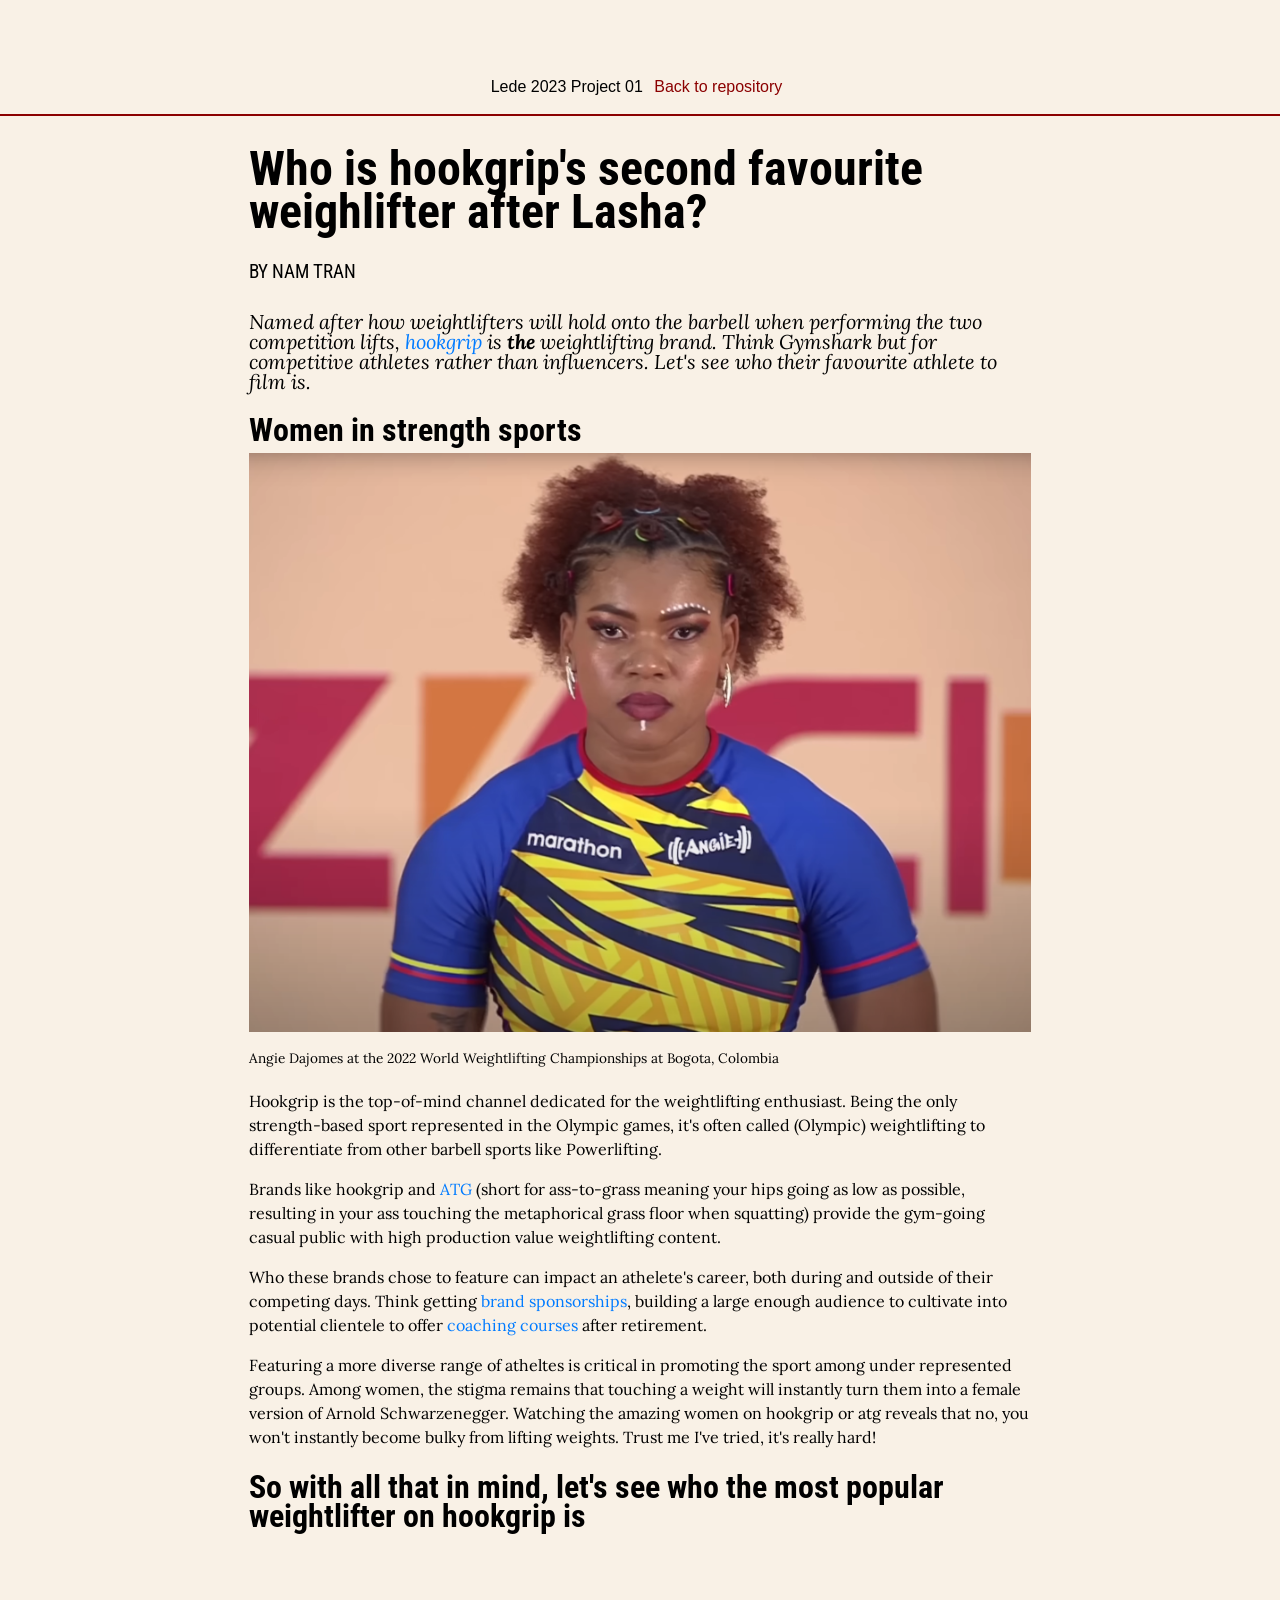
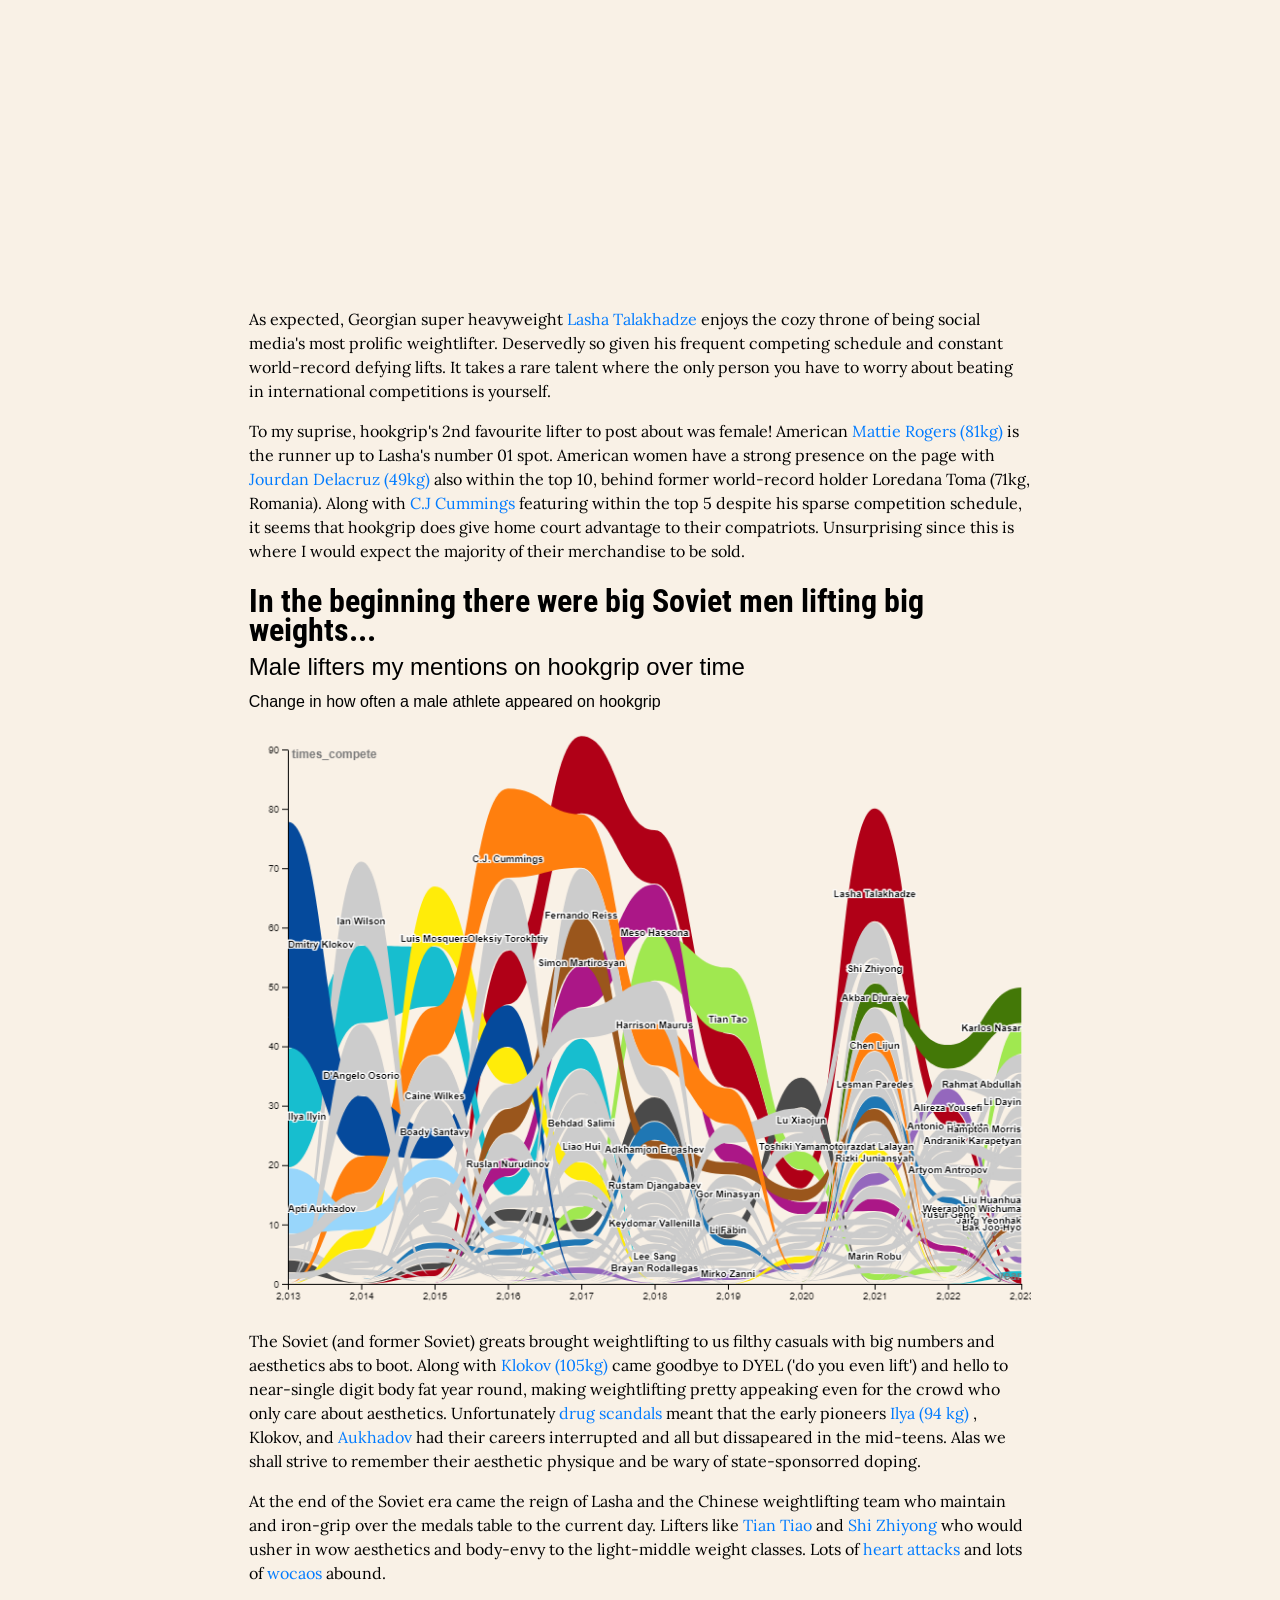
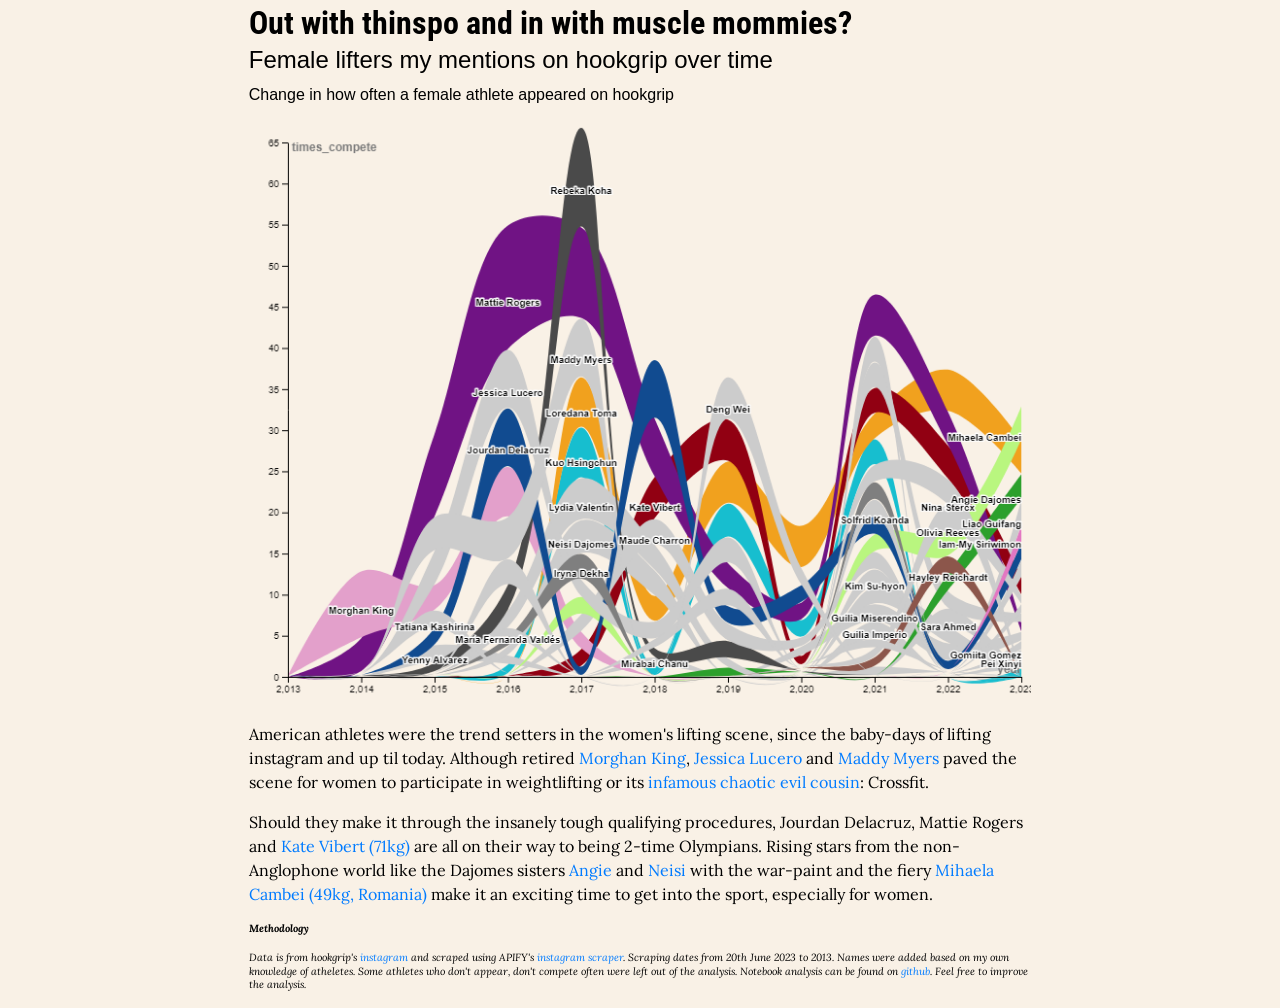
<file: docs/index.html>
<!doctype html>
<html>
  <head>
    <title>Weightlifting on the 'gram</title>
    <link rel="stylesheet" href="https://stackpath.bootstrapcdn.com/bootstrap/4.1.1/css/bootstrap.min.css" integrity="sha384-WskhaSGFgHYWDcbwN70/dfYBj47jz9qbsMId/iRN3ewGhXQFZCSftd1LZCfmhktB" crossorigin="">
    <link href="https://fonts.googleapis.com/css?family=Roboto+Condensed:300,400,700" rel="stylesheet">
    <style>body{margin-top:0;padding-top:0}#navbar{padding:15px 5px;text-align:center;font-size:16px;margin-bottom:15px;border-bottom:2px solid #8b0000}#navbar a{color:#8b0000;padding:5px 7px;border:none}.methodology{font-style:italic;font-size:.65em;line-height:1.3}</style>
    <link href="https://fonts.googleapis.com/css?family=Lora:400,400i,700" rel="stylesheet">
    <link rel="stylesheet" href="soma_style.css">
    <meta name="viewport" content="width=device-width, initial-scale=1, shrink-to-fit=no">
    <meta property="og:title" content="Who is hookgrip's second favourite weighlifter after Lasha?">
    <meta property="og:description" content="Looking through all of hookgrip's instagram post to see who was filmed most often from 2013-2023.">
    <meta property="og:image" content="https://raw.githubusercontent.com/nam-sgn327/weightlifters/ecbfd3f1c1609c8727f5e41a73defb43b928eb87/docs/pictures/angie_dajomes.png">
    <meta property="og:type" content="article">
      </head>
  <body class="beige-theme">
    <div id="navbar"> Lede 2023 Project 01 <a href="https://github.com/nam-sgn327/weightlifters">Back to repository</a></div>
    <div class="container">
        <div class="justify-content-center row">
            <div class="col-lg-10">
                <h1 class="headline super-font">Who is hookgrip's second favourite weighlifter after Lasha?</h1>
                <p class="credit super-font">By Nam Tran</p>
                <p class="intro">Named after how weightlifters will hold onto the barbell when performing the two competition lifts, <a href="https://www.instagram.com/hookgrip/">hookgrip</a> is <b>the</b> weightlifting brand. Think Gymshark but for competitive athletes rather than influencers. Let's see who their favourite athlete to film is. </p>
        <h2>Women in strength sports</h2>
        <p class="img">
          <img src="pictures/angie_dajomes.png" alt="Angie Dajomes at the 2022 World Weight Lifting Champsionships at Bogota">
          <p>Angie Dajomes at the 2022 World Weightlifting Championships at Bogota, Colombia</p>
        </p>
        
        <p>Hookgrip is the top-of-mind channel dedicated for the  weightlifting enthusiast. Being the only strength-based sport represented in the Olympic games, it's often called (Olympic) weightlifting to differentiate from other barbell sports like Powerlifting.  
             
        <p>Brands like hookgrip and <a href="https://www.instagram.com/atginsta/">ATG</a> (short for ass-to-grass meaning your hips going as low as possible, resulting in your ass touching the metaphorical grass floor when squatting) provide the gym-going casual public with high production value weightlifting content. 
        </p>
        
        <p>Who these brands chose to feature can impact an athelete's career, both during and outside of their competing days. Think getting <a href="https://www.ascentprotein.com/blogs/athletes/jourdan-delacruz">brand sponsorships</a>, building a large enough audience to cultivate into potential clientele to offer <a href="https://torokhtiy.com/">coaching courses</a> after retirement.</p>
            
        <p>Featuring a more diverse range of atheltes is critical in promoting the sport among under represented groups. Among women, the stigma remains that touching a weight will instantly turn them into a female version of Arnold Schwarzenegger. Watching the amazing women on hookgrip or atg reveals that no, you won't instantly become bulky from lifting weights. Trust me I've tried, it's really hard! </p>
            
        <h2>So with all that in mind, let's see who the most popular weightlifter on hookgrip is</h2>
        <iframe title="3 out of the Top 10 most popular lifters are female" aria-label="Bar Chart" id="datawrapper-chart-n5KK1" src="https://datawrapper.dwcdn.net/n5KK1/6/" scrolling="no" frameborder="0" style="width: 0; min-width: 100% !important; border: none;" height="362" data-external="1"></iframe><script type="text/javascript">!function(){"use strict";window.addEventListener("message",(function(a){if(void 0!==a.data["datawrapper-height"]){var e=document.querySelectorAll("iframe");for(var t in a.data["datawrapper-height"])for(var r=0;r<e.length;r++)if(e[r].contentWindow===a.source){var i=a.data["datawrapper-height"][t]+"px";e[r].style.height=i}}}))}();
        </script>

        <p>As expected, Georgian super heavyweight <a href="https://www.instagram.com/talakhadzelasha_official/">Lasha Talakhadze</a> enjoys the cozy throne of being social media's most prolific weightlifter. Deservedly so given his frequent competing schedule and constant world-record defying lifts. It takes a rare talent where the only person you have to worry about beating in international competitions is yourself. </p>

        <p>To my suprise, hookgrip's 2nd favourite lifter to post about was female! American <a href="https://www.instagram.com/mattierogersoly/">Mattie Rogers (81kg)</a> is the runner up to Lasha's number 01 spot. American women have a strong presence on the page with <a href="https://www.instagram.com/jourdannn_14/">Jourdan Delacruz (49kg)</a> also within the top 10, behind former world-record holder Loredana Toma (71kg, Romania). Along with <a href="https://www.instagram.com/cj__cummings/">C.J Cummings</a> featuring within the top 5 despite his sparse competition schedule, it seems that hookgrip does give home court advantage to their compatriots. Unsurprising since this is where I would expect the majority of their merchandise to be sold.</p>

        <h2>In the beginning there were big Soviet men lifting big weights...</h2>
        <h4>Male lifters my mentions on hookgrip over time</h4>
        <h7>Change in how often a male athlete appeared on hookgrip</h7>
        <p></p>
        <img src="pictures/men_bump_v2.png" alt="Top 20 Male lifters by instagram mentions on hookgrip from 2013-2023 as bump chart">
        <p></p>
        <p>The Soviet (and former Soviet) greats brought weightlifting to us filthy casuals with big numbers and aesthetics abs to boot. Along with <a href="https://www.instagram.com/klokovd/">Klokov (105kg)</a> came goodbye to DYEL ('do you even lift') and hello to near-single digit body fat year round, making weightlifting pretty appeaking even for the crowd who only care about aesthetics. Unfortunately <a href="https://www.insidethegames.biz/articles/1120032/klokov-among-weightlifters-doping-charge">drug scandals</a> meant that the early pioneers <a href="https://www.instagram.com/ilyailyinforever/">Ilya (94 kg) </a>, Klokov, and <a href="https://www.instagram.com/aukhadov/">Aukhadov</a> had their careers interrupted and all but dissapeared in the mid-teens. Alas we shall strive to remember their aesthetic physique and be wary of state-sponsorred doping.</p>

        <p>At the end of the Soviet era came the reign of Lasha and the Chinese weightlifting team who maintain and iron-grip over the medals table to the current day. Lifters like <a href="https://www.instagram.com/tiantao89kg1/">Tian Tiao</a> and <a href="https://www.instagram.com/shi_zhi_yong/">Shi Zhiyong</a> who would usher in wow aesthetics and body-envy to the light-middle weight classes. Lots of <a href="https://www.youtube.com/watch?v=7I0ZndiXDVY&pp=ygUVdGlhbiBoZWFydCBhdHRhY2sgdGFv">heart attacks</a> and lots of <a href="https://www.youtube.com/watch?v=uehOEX60lng">wocaos</a> abound.</p>

        <h2>Out with thinspo and in with muscle mommies?</h2>
        <h4>Female lifters my mentions on hookgrip over time</h4>
        <h7>Change in how often a female athlete appeared on hookgrip</h7>
        <p></p>
        <img src="pictures/women_bump_v2.png" alt="Top 20 Female lifters by instagram mentions on hookgrip from 2013-2023 as bump chart">
        <p></p>
        <p>American athletes were the trend setters in the women's lifting scene, since the baby-days of lifting instagram and up til today. Although retired <a href="https://www.instagram.com/kingmorghan/">Morghan King</a>, <a href="https://www.instagram.com/jessicalucero9/">Jessica Lucero</a> and <a href="https://www.instagram.com/maddy.myers1/">Maddy Myers</a> paved the scene for women to participate in weightlifting or its <a href="https://www.youtube.com/watch?v=2XNcEFPXif0">infamous chaotic evil cousin</a>: Crossfit.</p>
        <p>Should they make it through the insanely tough qualifying procedures, Jourdan Delacruz, Mattie Rogers and <a href="https://www.instagram.com/katevibert/">Kate Vibert (71kg)</a> are all on their way to being 2-time Olympians. Rising stars from the non-Anglophone world like the Dajomes sisters <a href="https://www.instagram.com/angiedajomes/">Angie</a> and <a href="https://www.instagram.com/neisi_dajomes/">Neisi</a>  with the war-paint and the fiery <a href="https://www.instagram.com/cmv.valentina18/">Mihaela Cambei (49kg, Romania)</a> make it an exciting time to get into the sport, especially for women. </p>
        <div class="methodology"> 
          <p><strong>Methodology</strong></p> <p>Data is from hookgrip's <a href="">instagram</a> and scraped using APIFY's<a href="https://apify.com/apify/instagram-post-scraper"> instagram scraper</a>. Scraping dates from 20th June 2023 to 2013. Names were added based on my own knowledge of atheletes. Some athletes who don't appear, don't compete often were left out of the analysis. Notebook analysis can be found on <a href="https://github.com/nam-sgn327/weightlifters">github</a>. Feel free to improve the analysis. </p> 
        </div>     
      </div>
    </div>
    </div>
    <script src="https://stackpath.bootstrapcdn.com/bootstrap/4.1.1/js/bootstrap.min.js" integrity="sha384-smHYKdLADwkXOn1EmN1qk/HfnUcbVRZyYmZ4qpPea6sjB/pTJ0euyQp0Mk8ck+5T" crossorigin=""></script>
    <script src="https://code.jquery.com/jquery-3.3.1.slim.min.js" integrity="sha384-q8i/X+965DzO0rT7abK41JStQIAqVgRVzpbzo5smXKp4YfRvH+8abtTE1Pi6jizo" crossorigin=""></script>
    <script src="https://cdnjs.cloudflare.com/ajax/libs/popper.js/1.14.3/umd/popper.min.js" integrity="sha384-ZMP7rVo3mIykV+2+9J3UJ46jBk0WLaUAdn689aCwoqbBJiSnjAK/l8WvCWPIPm49" crossorigin=""></script>
    
  </body>
</html>
</file>
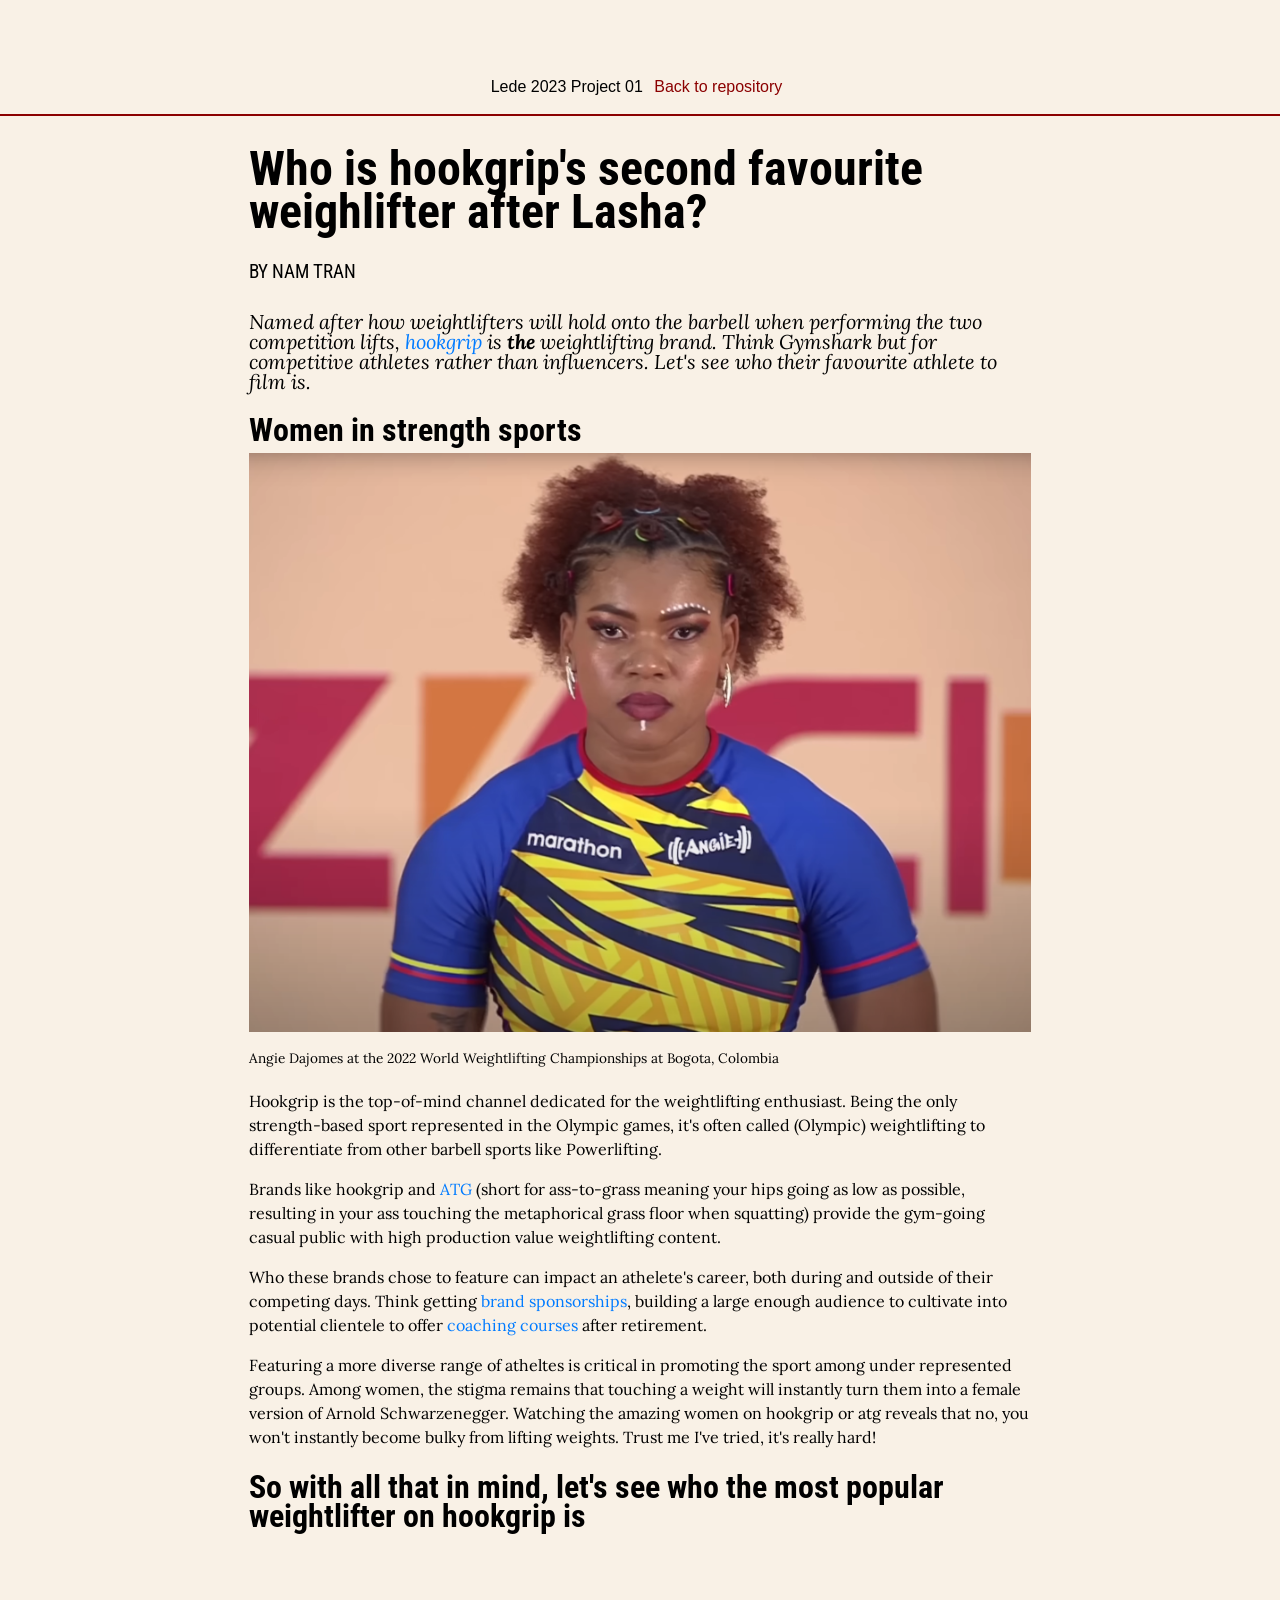
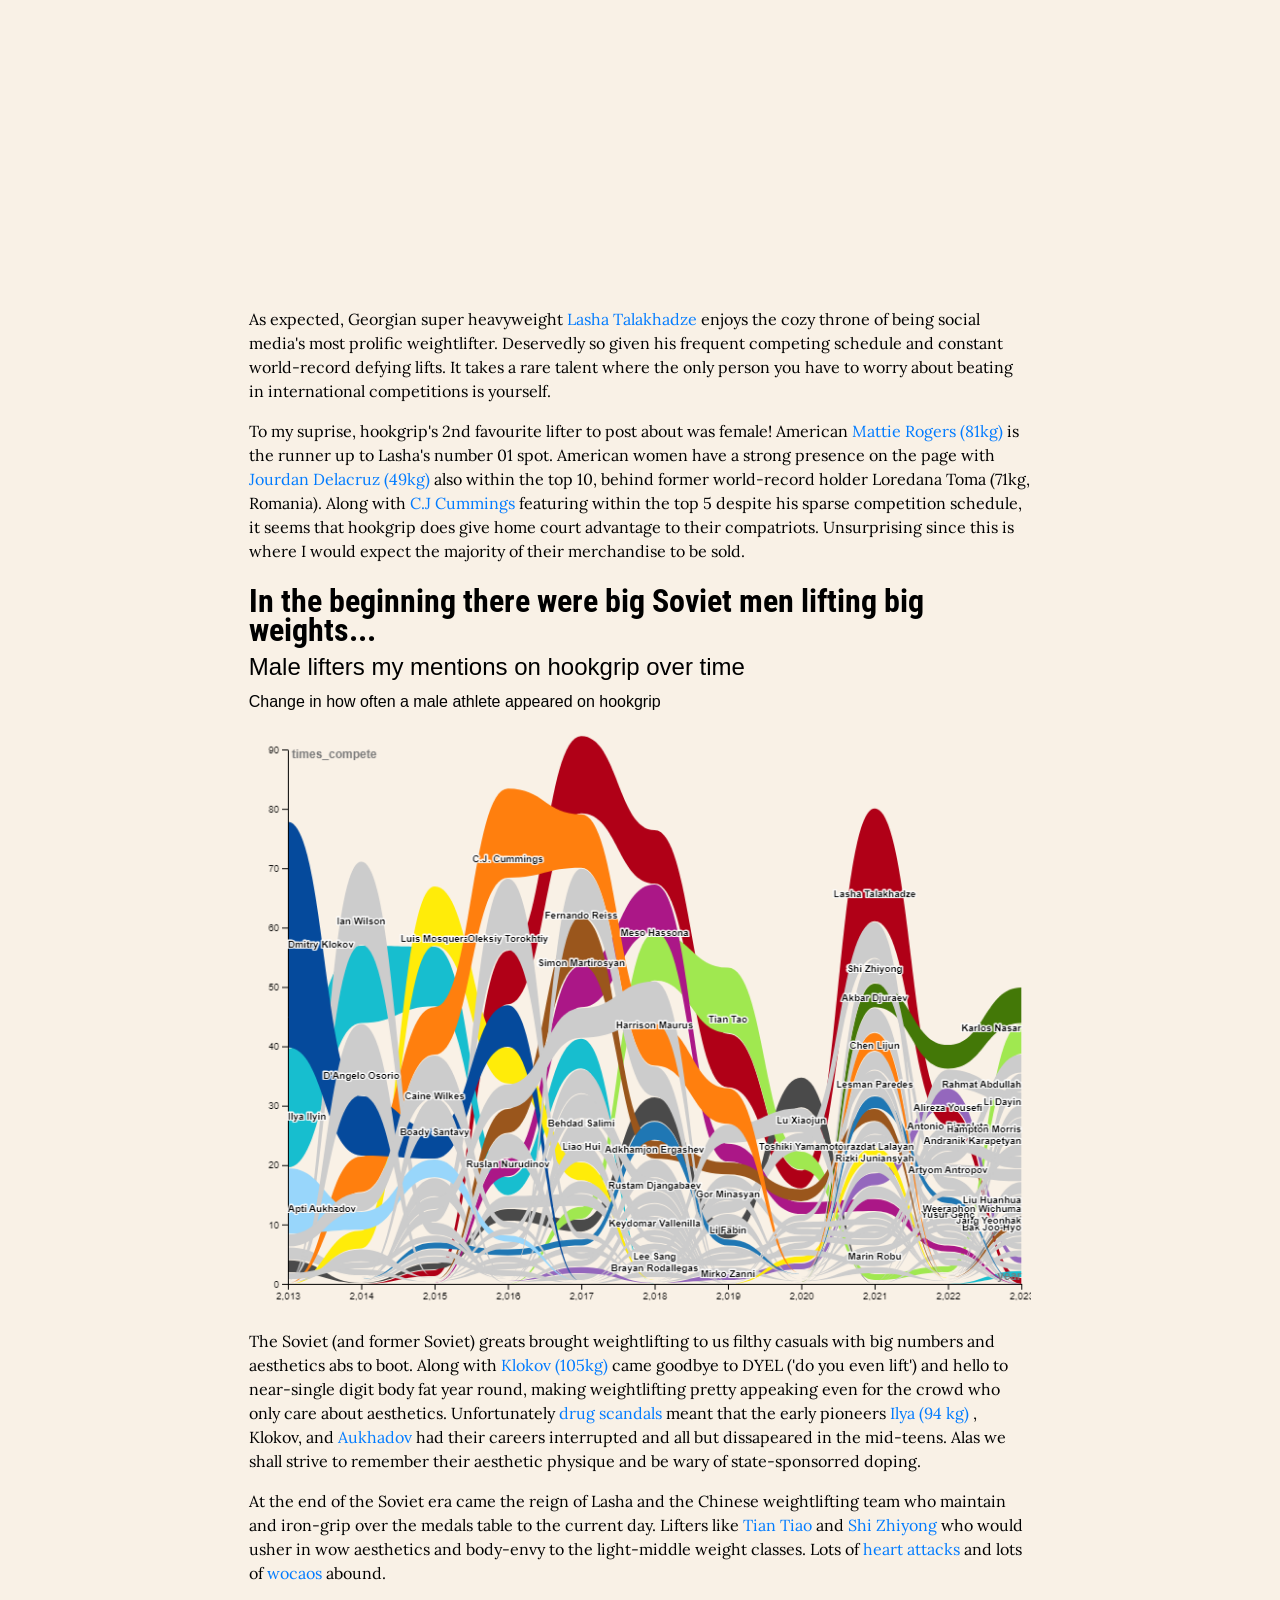
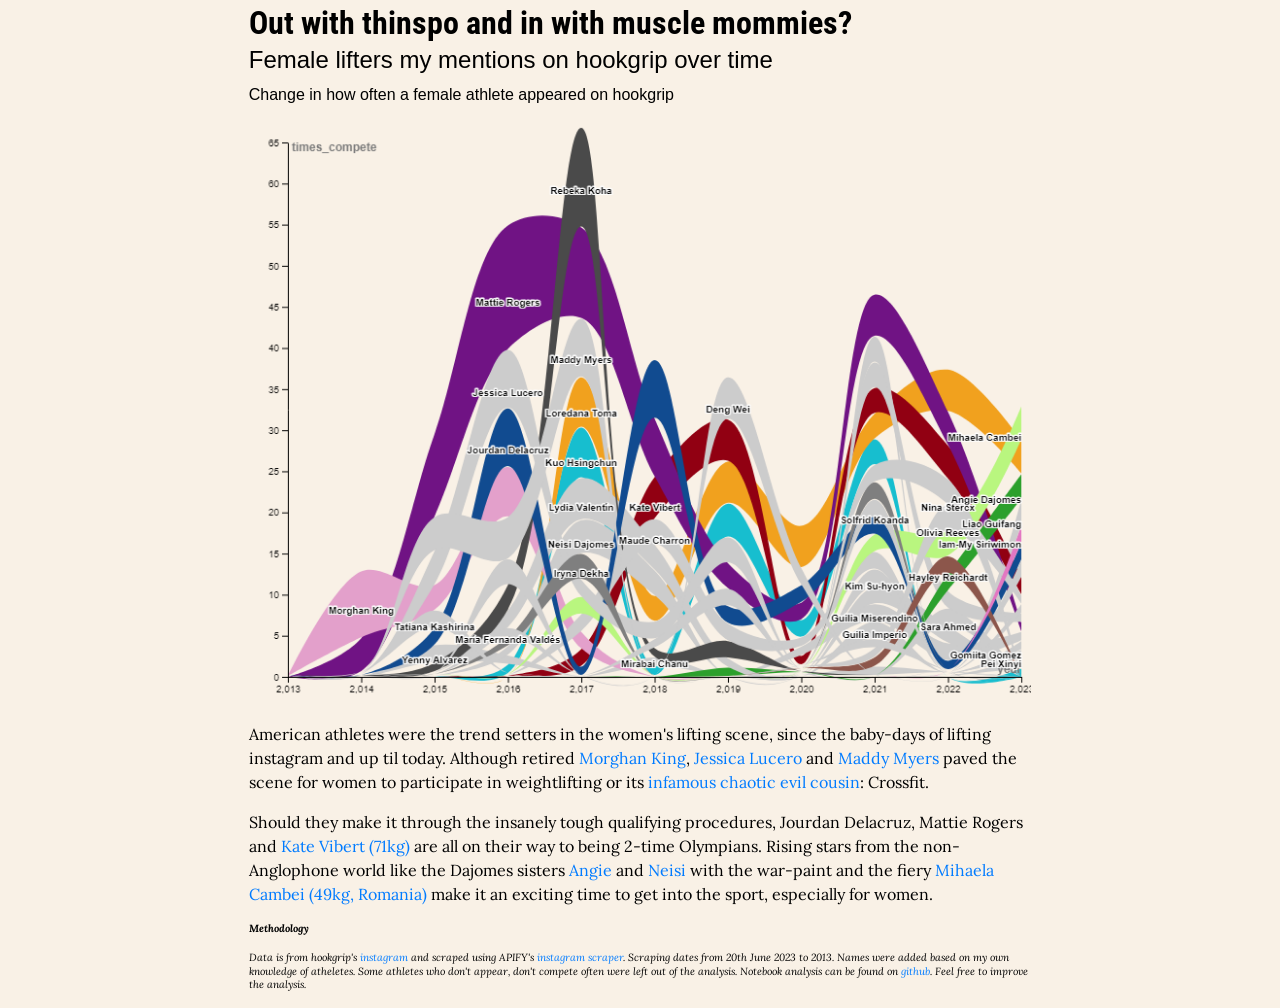
<file: website/index.html>
<!doctype html>
<html>
  <head>
    <title>Weightlifting on the 'gram</title>
    <link rel="stylesheet" href="https://stackpath.bootstrapcdn.com/bootstrap/4.1.1/css/bootstrap.min.css" integrity="sha384-WskhaSGFgHYWDcbwN70/dfYBj47jz9qbsMId/iRN3ewGhXQFZCSftd1LZCfmhktB" crossorigin="">
    <link href="https://fonts.googleapis.com/css?family=Roboto+Condensed:300,400,700" rel="stylesheet">
    <style>body{margin-top:0;padding-top:0}#navbar{padding:15px 5px;text-align:center;font-size:16px;margin-bottom:15px;border-bottom:2px solid #8b0000}#navbar a{color:#8b0000;padding:5px 7px;border:none}.methodology{font-style:italic;font-size:.65em;line-height:1.3}</style>
    <link href="https://fonts.googleapis.com/css?family=Lora:400,400i,700" rel="stylesheet">
    <link rel="stylesheet" href="soma_style.css">
  </head>
  <body class="beige-theme">
    <div id="navbar"> Lede 2023 Project 01 <a href="https://github.com/nam-sgn327/weightlifters">Back to repository</a></div>
    <div class="container">
        <div class="justify-content-center row">
            <div class="col-lg-10">
                <h1 class="headline super-font">Who is hookgrip's second favourite weighlifter after Lasha?</h1>
                <p class="credit super-font">By Nam Tran</p>
                <p class="intro">Named after how weightlifters will hold onto the barbell when performing the two competition lifts, <a href="https://www.instagram.com/hookgrip/">hookgrip</a> is <b>the</b> weightlifting brand. Think Gymshark but for competitive athletes rather than influencers. Let's see who their favourite athlete to film is. </p>
        <h2>Women in strength sports</h2>
        <p class="img">
          <img src="pictures/angie_dajomes.png">
          <p>Angie Dajomes at the 2022 World Weightlifting Championships at Bogota, Colombia</p>
        </p>
        
        <p>Hookgrip is the top-of-mind channel dedicated for the  weightlifting enthusiast. Being the only strength-based sport represented in the Olympic games, it's often called (Olympic) weightlifting to differentiate from other barbell sports like Powerlifting.  
             
        <p>Brands like hookgrip and <a href="https://www.instagram.com/atginsta/">ATG</a> (short for ass-to-grass meaning your hips going as low as possible, resulting in your ass touching the metaphorical grass floor when squatting) provide the gym-going casual public with high production value weightlifting content. 
        </p>
        
        <p>Who these brands chose to feature can impact an athelete's career, both during and outside of their competing days. Think getting <a href="https://www.ascentprotein.com/blogs/athletes/jourdan-delacruz">brand sponsorships</a>, building a large enough audience to cultivate into potential clientele to offer <a href="https://torokhtiy.com/">coaching courses</a> after retirement.</p>
            
        <p>Featuring a more diverse range of atheltes is critical in promoting the sport among under represented groups. Among women, the stigma remains that touching a weight will instantly turn them into a female version of Arnold Schwarzenegger. Watching the amazing women on hookgrip or atg reveals that no, you won't instantly become bulky from lifting weights. Trust me I've tried, it's really hard! </p>
            
        <h2>So with all that in mind, let's see who the most popular weightlifter on hookgrip is</h2>
        <iframe title="3 out of the Top 10 most popular lifters are female" aria-label="Bar Chart" id="datawrapper-chart-n5KK1" src="https://datawrapper.dwcdn.net/n5KK1/6/" scrolling="no" frameborder="0" style="width: 0; min-width: 100% !important; border: none;" height="362" data-external="1"></iframe><script type="text/javascript">!function(){"use strict";window.addEventListener("message",(function(a){if(void 0!==a.data["datawrapper-height"]){var e=document.querySelectorAll("iframe");for(var t in a.data["datawrapper-height"])for(var r=0;r<e.length;r++)if(e[r].contentWindow===a.source){var i=a.data["datawrapper-height"][t]+"px";e[r].style.height=i}}}))}();
        </script>

        <p>As expected, Georgian super heavyweight <a href="https://www.instagram.com/talakhadzelasha_official/">Lasha Talakhadze</a> enjoys the cozy throne of being social media's most prolific weightlifter. Deservedly so given his frequent competing schedule and constant world-record defying lifts. It takes a rare talent where the only person you have to worry about beating in international competitions is yourself. </p>

        <p>To my suprise, hookgrip's 2nd favourite lifter to post about was female! American <a href="https://www.instagram.com/mattierogersoly/">Mattie Rogers (81kg)</a> is the runner up to Lasha's number 01 spot. American women have a strong presence on the page with <a href="https://www.instagram.com/jourdannn_14/">Jourdan Delacruz (49kg)</a> also within the top 10, behind former world-record holder Loredana Toma (71kg, Romania). Along with <a href="https://www.instagram.com/cj__cummings/">C.J Cummings</a> featuring within the top 5 despite his sparse competition schedule, it seems that hookgrip does give home court advantage to their compatriots. Unsurprising since this is where I would expect the majority of their merchandise to be sold.</p>

        <h2>In the beginning there were big Soviet men lifting big weights...</h2>
        <h4>Male lifters my mentions on hookgrip over time</h4>
        <h7>Change in how often a male athlete appeared on hookgrip</h7>
        <p></p>
        <img src="pictures/men_bump_v2.png">
        <p></p>
        <p>The Soviet (and former Soviet) greats brought weightlifting to us filthy casuals with big numbers and aesthetics abs to boot. Along with <a href="https://www.instagram.com/klokovd/">Klokov (105kg)</a> came goodbye to DYEL ('do you even lift') and hello to near-single digit body fat year round, making weightlifting pretty appeaking even for the crowd who only care about aesthetics. Unfortunately <a href="https://www.insidethegames.biz/articles/1120032/klokov-among-weightlifters-doping-charge">drug scandals</a> meant that the early pioneers <a href="https://www.instagram.com/ilyailyinforever/">Ilya (94 kg) </a>, Klokov, and <a href="https://www.instagram.com/aukhadov/">Aukhadov</a> had their careers interrupted and all but dissapeared in the mid-teens. Alas we shall strive to remember their aesthetic physique and be wary of state-sponsorred doping.</p>

        <p>At the end of the Soviet era came the reign of Lasha and the Chinese weightlifting team who maintain and iron-grip over the medals table to the current day. Lifters like <a href="https://www.instagram.com/tiantao89kg1/">Tian Tiao</a> and <a href="https://www.instagram.com/shi_zhi_yong/">Shi Zhiyong</a> who would usher in wow aesthetics and body-envy to the light-middle weight classes. Lots of <a href="https://www.youtube.com/watch?v=7I0ZndiXDVY&pp=ygUVdGlhbiBoZWFydCBhdHRhY2sgdGFv">heart attacks</a> and lots of <a href="https://www.youtube.com/watch?v=uehOEX60lng">wocaos</a> abound.</p>

        <h2>Out with thinspo and in with muscle mommies?</h2>
        <h4>Female lifters my mentions on hookgrip over time</h4>
        <h7>Change in how often a female athlete appeared on hookgrip</h7>
        <p></p>
        <img src="pictures/women_bump_v2.png">
        <p></p>
        <p>American athletes were the trend setters in the women's lifting scene, since the baby-days of lifting instagram and up til today. Although retired <a href="https://www.instagram.com/kingmorghan/">Morghan King</a>, <a href="https://www.instagram.com/jessicalucero9/">Jessica Lucero</a> and <a href="https://www.instagram.com/maddy.myers1/">Maddy Myers</a> paved the scene for women to participate in weightlifting or its <a href="https://www.youtube.com/watch?v=2XNcEFPXif0">infamous chaotic evil cousin</a>: Crossfit.</p>
        <p>Should they make it through the insanely tough qualifying procedures, Jourdan Delacruz, Mattie Rogers and <a href="https://www.instagram.com/katevibert/">Kate Vibert (71kg)</a> are all on their way to being 2-time Olympians. Rising stars from the non-Anglophone world like the Dajomes sisters <a href="https://www.instagram.com/angiedajomes/">Angie</a> and <a href="https://www.instagram.com/neisi_dajomes/">Neisi</a>  with the war-paint and the fiery <a href="https://www.instagram.com/cmv.valentina18/">Mihaela Cambei (49kg, Romania)</a> make it an exciting time to get into the sport, especially for women. </p>
        <div class="methodology"> 
          <p><strong>Methodology</strong></p> <p>Data is from hookgrip's <a href="">instagram</a> and scraped using APIFY's<a href="https://apify.com/apify/instagram-post-scraper"> instagram scraper</a>. Scraping dates from 20th June 2023 to 2013. Names were added based on my own knowledge of atheletes. Some athletes who don't appear, don't compete often were left out of the analysis. Notebook analysis can be found on <a href="https://github.com/nam-sgn327/weightlifters">github</a>. Feel free to improve the analysis. </p> 
        </div>     
      </div>
    </div>
    </div>
    <script src="https://stackpath.bootstrapcdn.com/bootstrap/4.1.1/js/bootstrap.min.js" integrity="sha384-smHYKdLADwkXOn1EmN1qk/HfnUcbVRZyYmZ4qpPea6sjB/pTJ0euyQp0Mk8ck+5T" crossorigin=""></script>
    <script src="https://code.jquery.com/jquery-3.3.1.slim.min.js" integrity="sha384-q8i/X+965DzO0rT7abK41JStQIAqVgRVzpbzo5smXKp4YfRvH+8abtTE1Pi6jizo" crossorigin=""></script>
    <script src="https://cdnjs.cloudflare.com/ajax/libs/popper.js/1.14.3/umd/popper.min.js" integrity="sha384-ZMP7rVo3mIykV+2+9J3UJ46jBk0WLaUAdn689aCwoqbBJiSnjAK/l8WvCWPIPm49" crossorigin=""></script>
    
  </body>
</html>
</file>
<file: docs/soma_style.css>
body {
    padding-top: 60px;
    margin: auto
}

.fake-table>div,ul.spread {
    display: flex;
    justify-content: space-between;
    align-items: stretch;
    list-style-type: none
}

.story {
    padding-top: 15px
}

ul.spread {
    padding-left: 0;
    text-align: center;
    margin-bottom: 0
}

.fake-table>div>div,ul.spread li {
    margin: 15px;
    flex-grow: 1;
    flex-basis: 0
}

.dark-theme {
    background-color: #181414;
    color: #fcfbfb
}

.light-theme {
    background-color: #fff;
    color: #000
}

.beige-theme {
    background-color: #f9f1e6;
    color: #000
}

img {
    max-width: 100%
}

.container {
    max-width: 975px
}

.label+p,.super-font,h1,h2,h3 {
    font-family: Roboto Condensed,sans-serif
}

.sub-font,li,p,ul {
    font-family: Lora,serif
}

.headline,h1 {
    font-size: 3rem;
    line-height: .9;
    margin-bottom: .25rem;
    margin-top: 1rem;
    font-weight: 700
}

.body-text {
    font-size: 1.25rem;
    line-height: 1.6;
    margin-top: 1.5rem
}

.kicker {
    font-size: 1.5rem;
    line-height: 1;
    margin-bottom: .5rem;
    margin-top: 1rem;
    font-weight: 300
}

.credit,.kicker {
    text-transform: uppercase
}

.credit {
    font-size: 1.2rem;
    line-height: .75;
    margin-top: 2rem;
    font-weight: 400
}

.date {
    font-size: 1rem;
    margin-top: .25
}

.date,.intro {
    line-height: 1;
    font-weight: 400;
    font-style: italic
}

.intro {
    margin-top: 2rem;
    font-size: 1.25rem
}

.subhead,h2 {
    font-size: 2rem;
    line-height: .9;
    margin-bottom: .5rem;
    margin-top: 1.5rem;
    font-weight: 700
}

.label {
    margin-top: 2rem;
    font-weight: 700
}

.label,.label+p,.label-text {
    font-size: 1.25rem;
    line-height: 1.25;
    margin-bottom: .5rem
}

.label+p,.label-text {
    font-weight: 400
}

.note,p.img+p {
    font-size: .85rem;
    line-height: 1.5;
    margin-bottom: 1.25rem
}

.caption,.note,p.img+p {
    margin-top: .5rem;
    font-weight: 400
}

.caption {
    font-size: 1rem;
    line-height: 1.2;
    margin-bottom: 2rem
}

/*# sourceMappingURL=/page.e0968c8e.css.map */
</file>
<file: website/soma_style.css>
body {
    padding-top: 60px;
    margin: auto
}

.fake-table>div,ul.spread {
    display: flex;
    justify-content: space-between;
    align-items: stretch;
    list-style-type: none
}

.story {
    padding-top: 15px
}

ul.spread {
    padding-left: 0;
    text-align: center;
    margin-bottom: 0
}

.fake-table>div>div,ul.spread li {
    margin: 15px;
    flex-grow: 1;
    flex-basis: 0
}

.dark-theme {
    background-color: #181414;
    color: #fcfbfb
}

.light-theme {
    background-color: #fff;
    color: #000
}

.beige-theme {
    background-color: #f9f1e6;
    color: #000
}

img {
    max-width: 100%
}

.container {
    max-width: 975px
}

.label+p,.super-font,h1,h2,h3 {
    font-family: Roboto Condensed,sans-serif
}

.sub-font,li,p,ul {
    font-family: Lora,serif
}

.headline,h1 {
    font-size: 3rem;
    line-height: .9;
    margin-bottom: .25rem;
    margin-top: 1rem;
    font-weight: 700
}

.body-text {
    font-size: 1.25rem;
    line-height: 1.6;
    margin-top: 1.5rem
}

.kicker {
    font-size: 1.5rem;
    line-height: 1;
    margin-bottom: .5rem;
    margin-top: 1rem;
    font-weight: 300
}

.credit,.kicker {
    text-transform: uppercase
}

.credit {
    font-size: 1.2rem;
    line-height: .75;
    margin-top: 2rem;
    font-weight: 400
}

.date {
    font-size: 1rem;
    margin-top: .25
}

.date,.intro {
    line-height: 1;
    font-weight: 400;
    font-style: italic
}

.intro {
    margin-top: 2rem;
    font-size: 1.25rem
}

.subhead,h2 {
    font-size: 2rem;
    line-height: .9;
    margin-bottom: .5rem;
    margin-top: 1.5rem;
    font-weight: 700
}

.label {
    margin-top: 2rem;
    font-weight: 700
}

.label,.label+p,.label-text {
    font-size: 1.25rem;
    line-height: 1.25;
    margin-bottom: .5rem
}

.label+p,.label-text {
    font-weight: 400
}

.note,p.img+p {
    font-size: .85rem;
    line-height: 1.5;
    margin-bottom: 1.25rem
}

.caption,.note,p.img+p {
    margin-top: .5rem;
    font-weight: 400
}

.caption {
    font-size: 1rem;
    line-height: 1.2;
    margin-bottom: 2rem
}

/*# sourceMappingURL=/page.e0968c8e.css.map */
</file>
